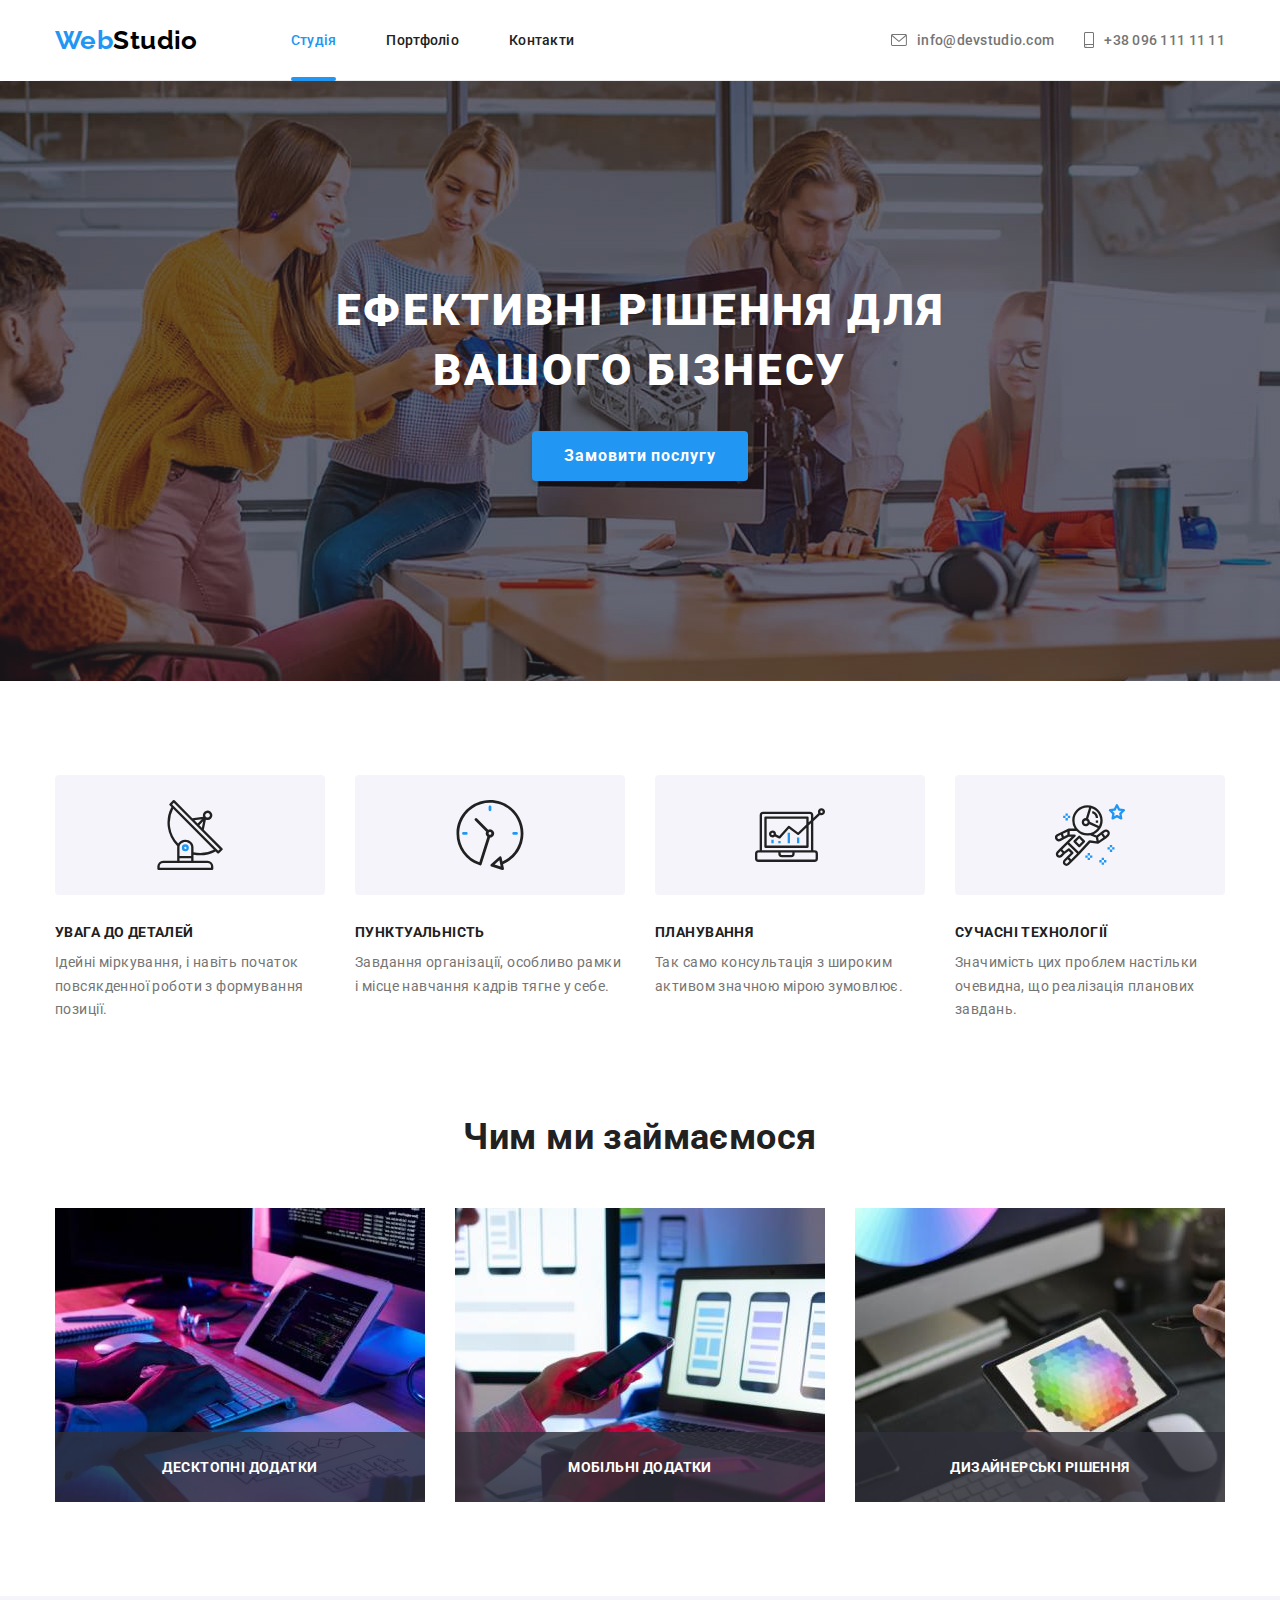
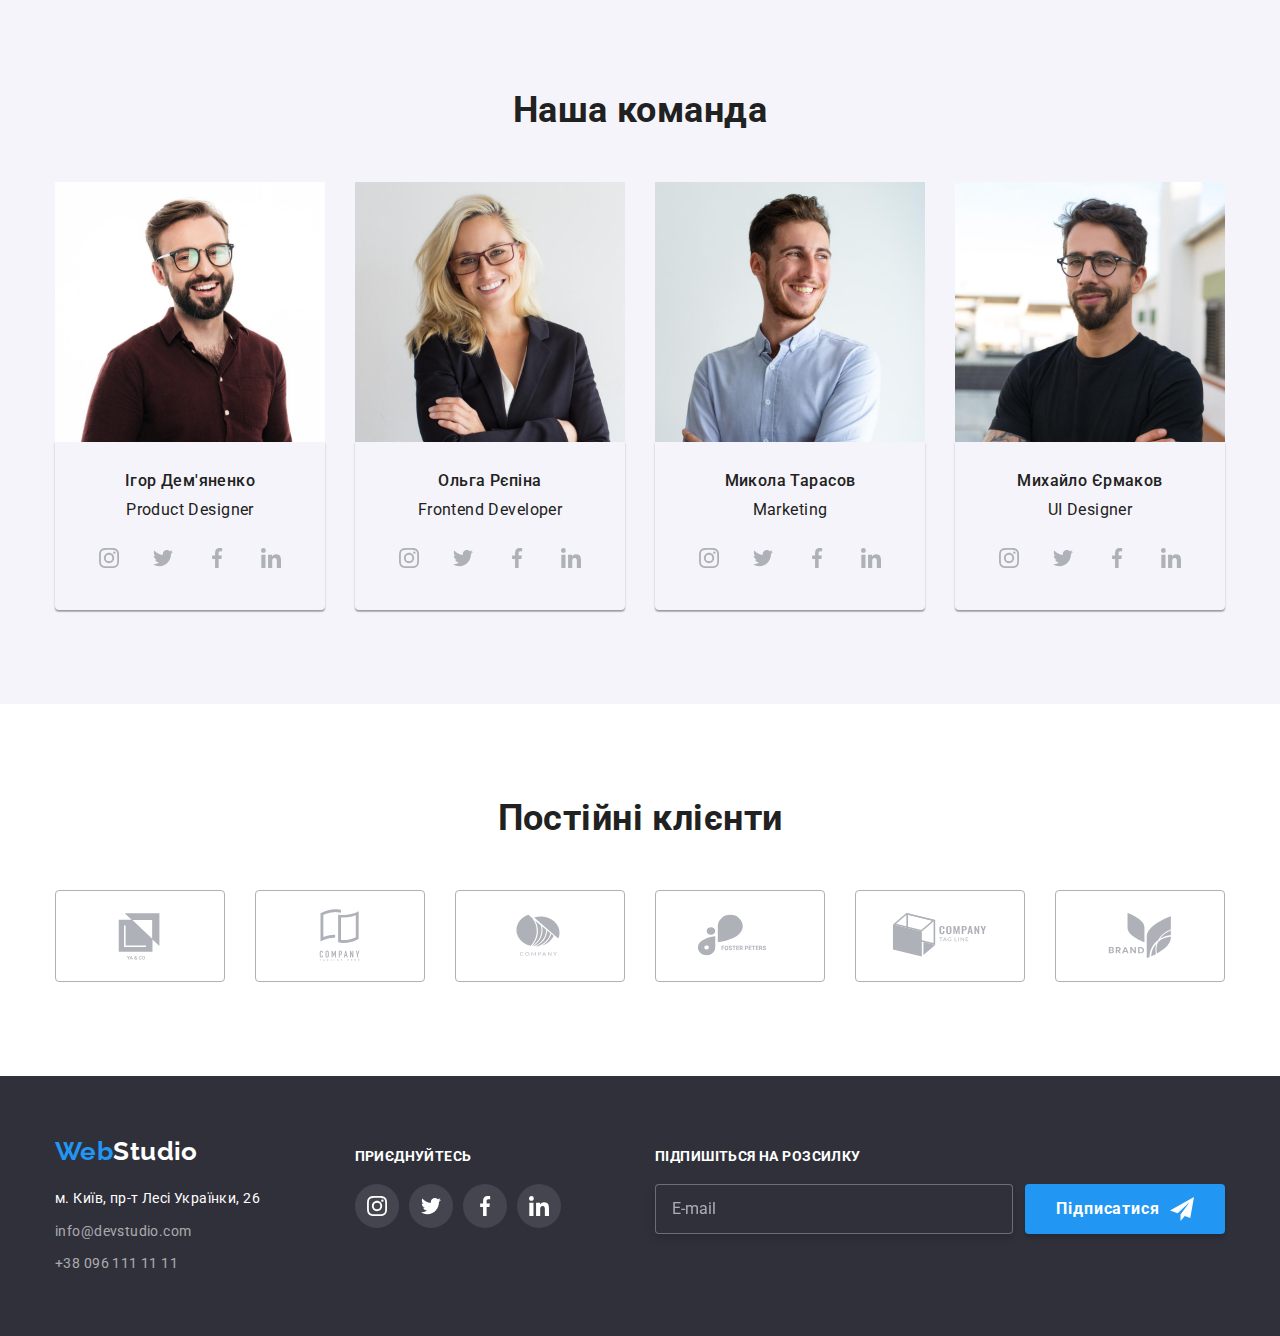
<file: index.html>
<!DOCTYPE html>
<html lang="uk">
  <head>
    <meta charset="UTF-8" />
    <meta http-equiv="X-UA-Compatible" content="IE=edge" />
    <meta name="viewport" content="width=device-width, initial-scale=1.0" />
    <title>WebStudio</title>
    <link rel="preconnect" href="https://fonts.googleapis.com" />
    <link rel="preconnect" href="https://fonts.gstatic.com" crossorigin />
    <link
      href="https://fonts.googleapis.com/css2?family=Raleway:wght@700&family=Roboto:wght@400;500;700;900&display=swap"
      rel="stylesheet"
    />
    <link
      rel="stylesheet"
      href="https://cdnjs.cloudflare.com/ajax/libs/modern-normalize/1.1.0/modern-normalize.min.css"
    />
    <link rel="stylesheet" href="./css/main.min.css" />
  </head>
  <body>
    <!-- Шапка сторінки -->
    <header>
      <!-- Меню навігації -->
      <div class="header container">
        <nav class="header-nav">
          <a class="logo" lang="en" href="./index.html">Web<span class="logo-part">Studio</span></a>
          <ul class="site-nav">
            <li class="site-nav__item">
              <a class="site-nav__link site-nav__link--active" href="./index.html">Студія</a>
            </li>
            <li class="site-nav__item">
              <a class="site-nav__link" href="./portfolio.html">Портфоліо</a>
            </li>
            <li class="site-nav__item">
              <a class="site-nav__link" href="#">Контакти</a>
            </li>
          </ul>
        </nav>
        <ul class="contact">
          <li class="contact__item">
            <a class="contact__link" href="mailto:info@devstudio.com">
              <svg class="contac__icon" width="16" height="12">
                <use href="./images/symbol-defs.svg#icon-envelope"></use></svg
              >info@devstudio.com</a
            >
          </li>
          <li class="contact__item">
            <a class="contact__link" href="tel:+380961111111">
              <svg class="contac__icon" width="10" height="16">
                <use href="./images/symbol-defs.svg#icon-smartphone"></use></svg
              >+38 096 111 11 11</a
            >
          </li>
        </ul>
      </div>
    </header>
    <!-- Унікальний контент -->
    <main>
      <!-- Рішення для бізнесу -->
      <section class="hero">
        <div class="container">
          <h1 class="hero__title">Ефективні рішення для вашого бізнесу</h1>
          <button data-modal-open class="button" type="button">Замовити послугу</button>
        </div>
      </section>
      <!-- Наші переваги -->
      <section class="sections sections--advantages">
        <div class="container">
          <h2 class="visually-hidden">Наші переваги</h2>
          <ul class="advantage">
            <li class="advantage__list">
              <div class="advantage__img">
                <svg width="70" height="70">
                  <use href="./images/symbol-defs.svg#icon-antenna"></use>
                </svg>
              </div>
              <h3 class="advantage__title">УВАГА ДО ДЕТАЛЕЙ</h3>
              <p class="advantage__text">
                Ідейні міркування, і навіть початок повсякденної роботи з формування позиції.
              </p>
            </li>
            <li class="advantage__list">
              <div class="advantage__img">
                <svg width="70" height="70">
                  <use href="./images/symbol-defs.svg#icon-clock"></use>
                </svg>
              </div>
              <h3 class="advantage__title">ПУНКТУАЛЬНІСТЬ</h3>
              <p class="advantage__text">
                Завдання організації, особливо рамки і місце навчання кадрів тягне у себе.
              </p>
            </li>
            <li class="advantage__list">
              <div class="advantage__img">
                <svg width="70" height="70">
                  <use href="./images/symbol-defs.svg#icon-diagram"></use>
                </svg>
              </div>
              <h3 class="advantage__title">ПЛАНУВАННЯ</h3>
              <p class="advantage__text">
                Так само консультація з широким активом значною мірою зумовлює.
              </p>
            </li>
            <li class="advantage__list">
              <div class="advantage__img">
                <svg width="70" height="70">
                  <use href="./images/symbol-defs.svg#icon-astronaut"></use>
                </svg>
              </div>
              <h3 class="advantage__title">СУЧАСНІ ТЕХНОЛОГІЇ</h3>
              <p class="advantage__text">
                Значимість цих проблем настільки очевидна, що реалізація планових завдань.
              </p>
            </li>
          </ul>
        </div>
      </section>
      <!-- Чим ми займаємося -->
      <section class="sections">
        <div class="container">
          <h2 class="section-title">Чим ми займаємося</h2>
          <ul class="features__items">
            <li class="features__image">
              <img src="./images/box1.jpg" alt="Людина програмує за комп'ютером" width="370" />
              <p class="features__title">Десктопні додатки</p>
            </li>
            <li class="features__image">
              <img
                src="./images/box2.jpg"
                alt="Людина працює за комп'ютером та смартфоном"
                width="370"
              />
              <p class="features__title">Мобільні додатки</p>
            </li>
            <li class="features__image">
              <img src="./images/box3.jpg" alt="Людина працює за планшетом" width="370" />
              <p class="features__title">Дизайнерські рішення</p>
            </li>
          </ul>
        </div>
      </section>
      <!-- Наша команда -->
      <section class="sections sections--team">
        <div class="container">
          <h2 class="section-title">Наша команда</h2>
          <ul class="card">
            <li class="card__team">
              <img src="./images/img.jpg" alt="Product Designer" width="270" />
              <div class="card__desc">
                <h3 class="card__name">Ігор Дем'яненко</h3>
                <p class="card__text" lang="en">Product Designer</p>
                <ul class="social">
                  <li>
                    <a href="#" class="social__link">
                      <svg class="social__icon" width="20" height="20">
                        <use href="./images/symbol-defs.svg#icon-instagram"></use></svg
                    ></a>
                  </li>
                  <li>
                    <a href="#" class="social__link">
                      <svg class="social__icon" width="20" height="20">
                        <use href="./images/symbol-defs.svg#icon-twitter"></use></svg
                    ></a>
                  </li>
                  <li>
                    <a href="#" class="social__link">
                      <svg class="social__icon" width="20" height="20">
                        <use href="./images/symbol-defs.svg#icon-facebook"></use></svg
                    ></a>
                  </li>
                  <li>
                    <a href="#" class="social__link">
                      <svg class="social__icon" width="20" height="20">
                        <use href="./images/symbol-defs.svg#icon-linkedin"></use></svg
                    ></a>
                  </li>
                </ul>
              </div>
            </li>
            <li class="card__team">
              <img src="./images/img1.jpg" alt="Frontend Developer" width="270" />
              <div class="card__desc">
                <h3 class="card__name">Ольга Рєпіна</h3>
                <p class="card__text" lang="en">Frontend Developer</p>
                <ul class="social">
                  <li>
                    <a href="#" class="social__link">
                      <svg class="social__icon" width="20" height="20">
                        <use href="./images/symbol-defs.svg#icon-instagram"></use></svg
                    ></a>
                  </li>
                  <li>
                    <a href="#" class="social__link">
                      <svg class="social__icon" width="20" height="20">
                        <use href="./images/symbol-defs.svg#icon-twitter"></use></svg
                    ></a>
                  </li>
                  <li>
                    <a href="#" class="social__link">
                      <svg class="social__icon" width="20" height="20">
                        <use href="./images/symbol-defs.svg#icon-facebook"></use></svg
                    ></a>
                  </li>
                  <li>
                    <a href="#" class="social__link">
                      <svg class="social__icon" width="20" height="20">
                        <use href="./images/symbol-defs.svg#icon-linkedin"></use></svg
                    ></a>
                  </li>
                </ul>
              </div>
            </li>
            <li class="card__team">
              <img src="./images/img2.jpg" alt="Marketing" width="270" />
              <div class="card__desc">
                <h3 class="card__name">Микола Тарасов</h3>
                <p class="card__text" lang="en">Marketing</p>
                <ul class="social">
                  <li>
                    <a href="#" class="social__link">
                      <svg class="social__icon" width="20" height="20">
                        <use href="./images/symbol-defs.svg#icon-instagram"></use></svg
                    ></a>
                  </li>
                  <li>
                    <a href="#" class="social__link">
                      <svg class="social__icon" width="20" height="20">
                        <use href="./images/symbol-defs.svg#icon-twitter"></use></svg
                    ></a>
                  </li>
                  <li>
                    <a href="#" class="social__link">
                      <svg class="social__icon" width="20" height="20">
                        <use href="./images/symbol-defs.svg#icon-facebook"></use></svg
                    ></a>
                  </li>
                  <li>
                    <a href="#" class="social__link">
                      <svg class="social__icon" width="20" height="20">
                        <use href="./images/symbol-defs.svg#icon-linkedin"></use></svg
                    ></a>
                  </li>
                </ul>
              </div>
            </li>

            <li class="card__team">
              <img src="./images/img3.jpg" alt="UI Designer" width="270" />
              <div class="card__desc">
                <h3 class="card__name">Михайло Єрмаков</h3>
                <p class="card__text" lang="en">UI Designer</p>
                <ul class="social">
                  <li>
                    <a href="#" class="social__link">
                      <svg class="social__icon" width="20" height="20">
                        <use href="./images/symbol-defs.svg#icon-instagram"></use></svg
                    ></a>
                  </li>
                  <li>
                    <a href="#" class="social__link">
                      <svg class="social__icon" width="20" height="20">
                        <use href="./images/symbol-defs.svg#icon-twitter"></use></svg
                    ></a>
                  </li>
                  <li>
                    <a href="#" class="social__link">
                      <svg class="social__icon" width="20" height="20">
                        <use href="./images/symbol-defs.svg#icon-facebook"></use></svg
                    ></a>
                  </li>
                  <li>
                    <a href="#" class="social__link">
                      <svg class="social__icon" width="20" height="20">
                        <use href="./images/symbol-defs.svg#icon-linkedin"></use></svg
                    ></a>
                  </li>
                </ul>
              </div>
            </li>
          </ul>
        </div>
      </section>
      <!-- Постійні клієнти -->
      <section class="sections">
        <div class="container">
          <h2 class="section-title">Постійні клієнти</h2>
          <ul class="company">
            <li>
              <a href="#" class="company__link">
                <svg width="106" height="60">
                  <use href="./images/symbol-defs.svg#icon-logo"></use></svg
              ></a>
            </li>
            <li>
              <a href="#" class="company__link">
                <svg width="106" height="60">
                  <use href="./images/symbol-defs.svg#icon-logo-one"></use></svg
              ></a>
            </li>
            <li>
              <a href="#" class="company__link">
                <svg width="106" height="60">
                  <use href="./images/symbol-defs.svg#icon-logo-two"></use></svg
              ></a>
            </li>
            <li>
              <a href="#" class="company__link">
                <svg width="106" height="60">
                  <use href="./images/symbol-defs.svg#icon-logo-three"></use></svg
              ></a>
            </li>
            <li>
              <a href="#" class="company__link">
                <svg width="106" height="60">
                  <use href="./images/symbol-defs.svg#icon-logo-four"></use></svg
              ></a>
            </li>
            <li>
              <a href="#" class="company__link">
                <svg width="106" height="60">
                  <use href="./images/symbol-defs.svg#icon-logo-five"></use></svg
              ></a>
            </li>
          </ul>
        </div>
      </section>
    </main>

    <!-- Підвал -->

    <footer class="footer">
      <div class="container footer__holder">
        <div class="footer__address">
          <a lang="en" href="./index.html" class="logo"
            >Web<span class="logo-part logo-part--black">Studio</span></a
          >
          <address>
            <ul class="address">
              <li class="address__list">
                <a
                  class="address__link address__link--white"
                  href="https://goo.gl/maps/CPtrU1FHBa2aNyZL9"
                  target="_blank"
                  rel="noopener noreferrer nofollow"
                  >м. Київ, пр-т Лесі Українки, 26
                </a>
              </li>
              <li class="address__list">
                <a class="address__link" href="mailto:info@devstudio.com">info@devstudio.com</a>
              </li>
              <li class="address__list">
                <a class="address__link" href="tel:+380961111111">+38 096 111 11 11</a>
              </li>
            </ul>
          </address>
        </div>
        <div class="footer-address">
          <p class="footer__title">ПРИЄДНУЙТЕСЬ</p>
          <ul class="social social--footer">
            <li>
              <a href="#" class="social__link social__link--color">
                <svg class="social__icon" width="20" height="20">
                  <use href="./images/symbol-defs.svg#icon-instagram"></use>
                </svg>
              </a>
            </li>
            <li>
              <a href="#" class="social__link social__link--color">
                <svg class="social__icon" width="20" height="20">
                  <use href="./images/symbol-defs.svg#icon-twitter"></use>
                </svg>
              </a>
            </li>
            <li>
              <a href="#" class="social__link social__link--color">
                <svg class="social__icon" width="20" height="20">
                  <use href="./images/symbol-defs.svg#icon-facebook"></use>
                </svg>
              </a>
            </li>
            <li>
              <a href="#" class="social__link social__link--color">
                <svg class="social__icon" width="20" height="20">
                  <use href="./images/symbol-defs.svg#icon-linkedin"></use>
                </svg>
              </a>
            </li>
          </ul>
        </div>

        <div class="sign-up">
          <div>
            <p class="sing-up__title">Підпишіться на розсилку</p>
            <input class="sing-up__textbox" type="email" name="mail" placeholder="E-mail" />
          </div>

          <button class="button button--icon" type="submit">
            <svg width="24" height="24">
              <use href="./images/symbol-defs.svg#icon-icon-send"></use></svg
            >Підписатися
          </button>
        </div>
      </div>
    </footer>

    <!-- Модельне вікно -->

    <div class="backdrop is-hidden" data-modal>
      <div class="modal">
        <button class="close-button" data-modal-close>
          <svg class="close-button__icon" width="18" height="18">
            <use href="./images/symbol-defs.svg#icon-close"></use>
          </svg>
        </button>
        <p class="modal__title">Залиште свої дані, ми вам передзвонимо</p>
        <form>
          <label class="form">
            <span class="form__name">Ім'я</span>
            <input class="form__field" type="text" name="name" id="name" />
            <svg class="form__icon" width="18" height="18">
              <use href="./images/symbol-defs.svg#icon-person-black"></use>
            </svg>
          </label>

          <label class="form">
            <span class="form__name">Телефон</span>
            <input class="form__field" type="tel" name="tel" id="tel" />
            <svg class="form__icon" width="18" height="18">
              <use href="./images/symbol-defs.svg#icon-phone-black"></use>
            </svg>
          </label>
          <label class="form">
            <span class="form__name">Пошта</span>
            <input class="form__field" type="email" name="mail" id="mail" />
            <svg class="form__icon" width="18" height="18">
              <use href="./images/symbol-defs.svg#icon-email-black"></use>
            </svg>
          </label>
          <label class="form">
            <span class="form__name">Коментар</span>
            <textarea
              class="form__textarea"
              name="coment"
              id="coment"
              placeholder="Введіть текст"
            ></textarea>
          </label>
        </form>
        <input class="checkbox" type="checkbox" name="policy" id="policy" />
        <label class="checkbox__holder" for="policy">
          <span class="checkbox__desc">
            <svg class="checkbox__icon" width="11" height="8">
              <use href="./images/symbol-defs.svg#icon-check"></use>
            </svg>
          </span>
          <p class="checkbox__text">
            Погоджуюся з розсилкою та приймаю
            <a class="checkbox__link" href="#">Умови договору</a>
          </p>
        </label>

        <button class="button button--size" type="submit">Відправити</button>
      </div>
    </div>
    <script src="./js/modal.js"></script>
  </body>
</html>
</file>
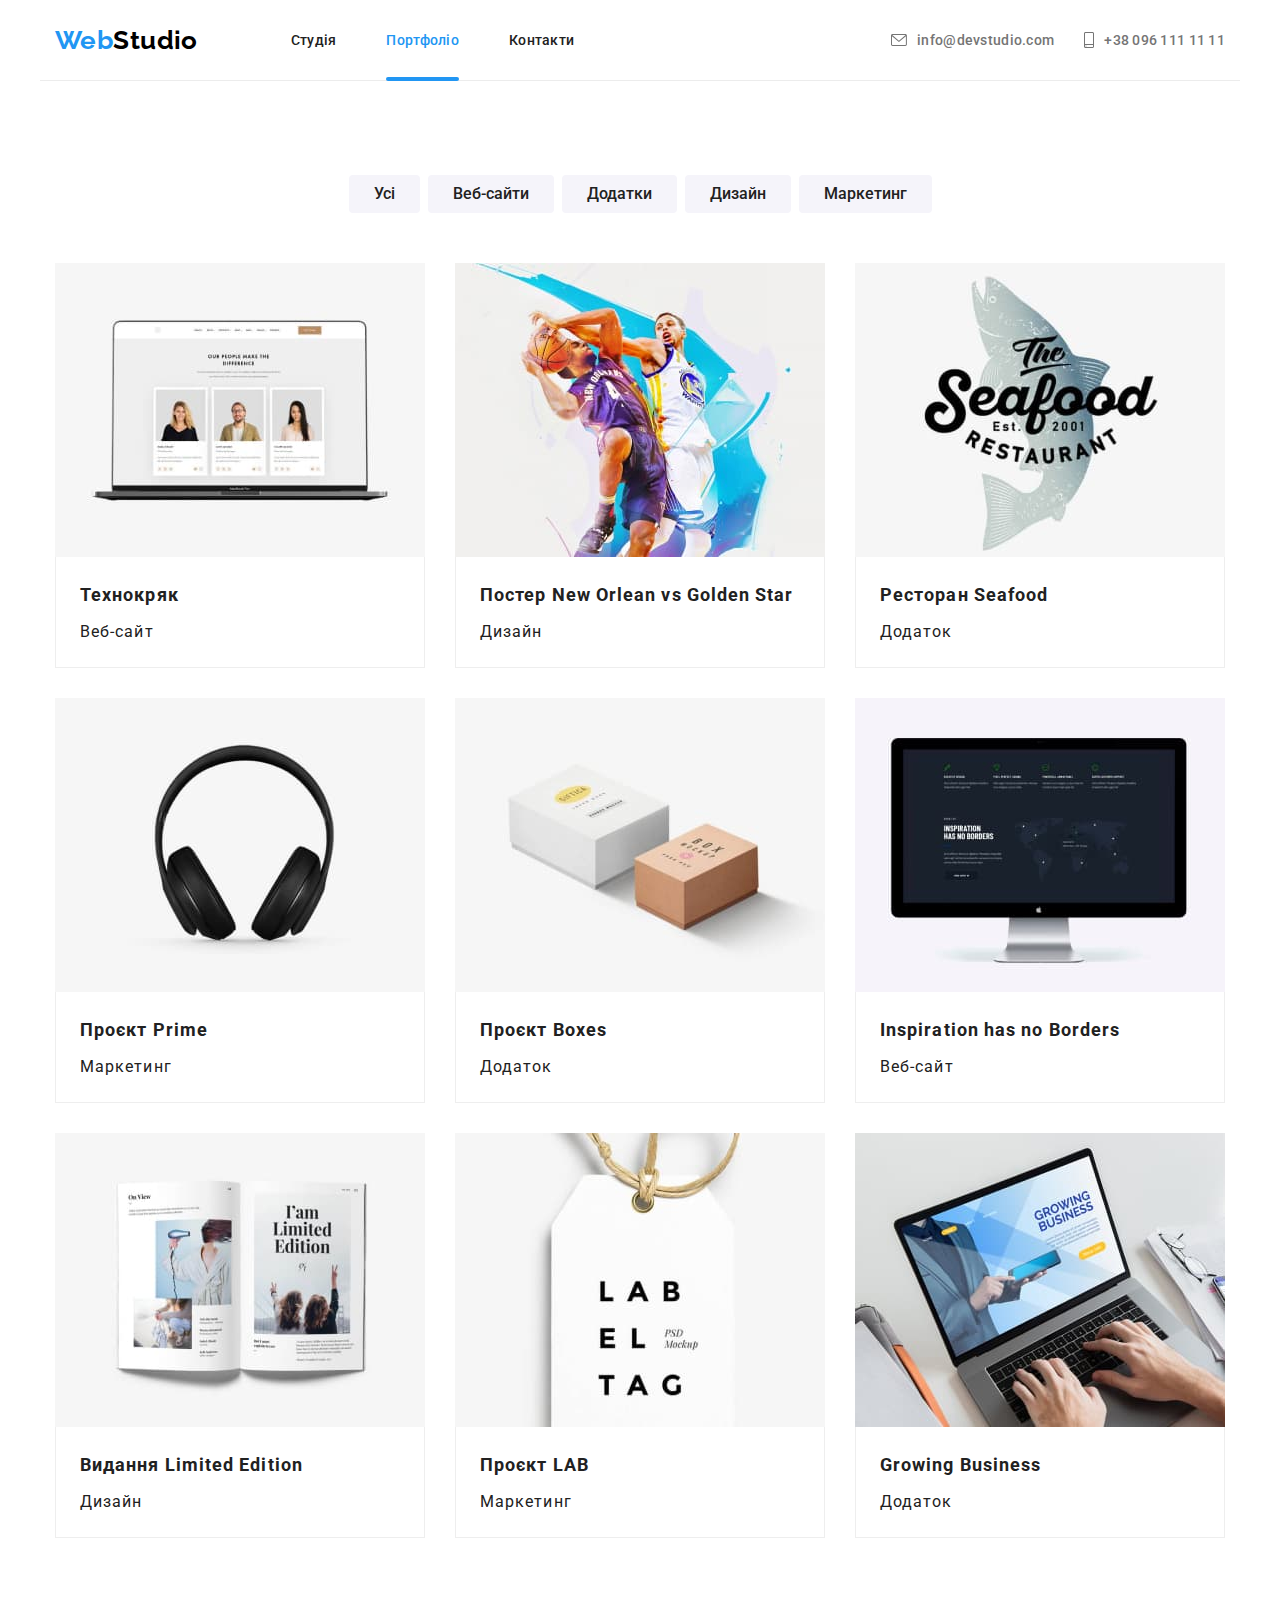
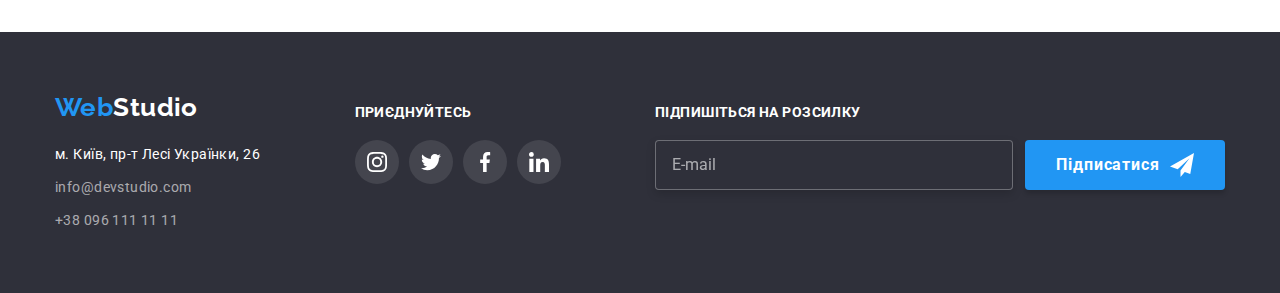
<file: portfolio.html>
<!DOCTYPE html>
<html lang="uk">
  <head>
    <meta charset="UTF-8" />
    <meta http-equiv="X-UA-Compatible" content="IE=edge" />
    <meta name="viewport" content="width=device-width, initial-scale=1.0" />
    <title>WebStudio</title>
    <link rel="preconnect" href="https://fonts.googleapis.com" />
    <link rel="preconnect" href="https://fonts.gstatic.com" crossorigin />
    <link
      href="https://fonts.googleapis.com/css2?family=Raleway:wght@700&family=Roboto:wght@400;500;700;900&display=swap"
      rel="stylesheet"
    />
    <link
      rel="stylesheet"
      href="https://cdnjs.cloudflare.com/ajax/libs/modern-normalize/1.1.0/modern-normalize.min.css"
    />
    <link rel="stylesheet" href="./css/main.min.css" />
  </head>
  <body>
    <!-- Шапка сторінки -->
    <header>
      <!-- Меню навігації -->
      <div class="header container">
        <nav class="header-nav">
          <a class="logo" lang="en" href="./index.html">Web<span class="logo-part">Studio</span></a>
          <ul class="site-nav">
            <li class="site-nav__item">
              <a class="site-nav__link" href="./index.html">Студія</a>
            </li>
            <li class="site-nav__item">
              <a class="site-nav__link site-nav__link--active" href="./portfolio.html">Портфоліо</a>
            </li>
            <li class="site-nav__item">
              <a class="site-nav__link" href="#">Контакти</a>
            </li>
          </ul>
        </nav>
        <ul class="contact">
          <li class="contact__item">
            <a class="contact__link" href="mailto:info@devstudio.com">
              <svg class="contac__icon" width="16" height="12">
                <use href="./images/symbol-defs.svg#icon-envelope"></use></svg
              >info@devstudio.com</a
            >
          </li>
          <li class="contact__item">
            <a class="contact__link" href="tel:+380961111111">
              <svg class="contac__icon" width="10" height="16">
                <use href="./images/symbol-defs.svg#icon-smartphone"></use></svg
              >+38 096 111 11 11</a
            >
          </li>
        </ul>
      </div>
    </header>
    <!-- Унікальний контент -->
    <main>
      <section class="sections">
        <div class="container">
          <h1 class="visually-hidden">Project</h1>
          <ul class="portfolio">
            <li>
              <!-- <input type="radio" name="filter" value="all" id="all" checked />
              <label for="all">Усі</label> -->
              <button class="btn" type="button">Усі</button>
            </li>
            <li>
              <!-- <input type="radio" name="filter" value="terms" id="terms" />
              <label for="websites">Веб-сайти</label> -->

              <button class="btn" type="button">Веб-сайти</button>
            </li>
            <li>
              <button class="btn" type="button">Додатки</button>
            </li>
            <li>
              <button class="btn" type="button">Дизайн</button>
            </li>
            <li>
              <button class="btn" type="button">Маркетинг</button>
            </li>
          </ul>
          <ul class="card-set">
            <li class="card-set__item">
              <a href="#" class="card-set__link">
                <div class="overlay">
                  <img src="./images/tehno.jpg" alt="Ноутбук з картками людей" width="370" />
                  <p class="overlay__desc">
                    Ресурс пропонує комплексні пропозиції з різним рівнем функціоналу та сервісів.
                    Все це дозволить відвідувачу отримати вичерпні відомості про компанію чи
                    приватну особу.
                  </p>
                </div>
                <div class="card-set__box">
                  <h2 class="card-set__title">Технокряк</h2>
                  <p class="card-set__text">Веб-сайт</p>
                </div>
              </a>
            </li>
            <li class="card-set__item">
              <a href="#" class="card-set__link">
                <div class="overlay">
                  <img
                    src="./images/poster.jpg"
                    alt="Постер New Orlean vs Golden Star"
                    width="370"
                  />
                  <p class="overlay__desc">
                    Ресурс пропонує комплексні пропозиції з різним рівнем функціоналу та сервісів.
                    Все це дозволить відвідувачу отримати вичерпні відомості про компанію чи
                    приватну особу.
                  </p>
                </div>
                <div class="card-set__box">
                  <h2 class="card-set__title">Постер New Orlean vs Golden Star</h2>
                  <p class="card-set__text">Дизайн</p>
                </div>
              </a>
            </li>
            <li class="card-set__item">
              <a href="#" class="card-set__link">
                <div class="overlay">
                  <img src="./images/restoran.jpg" alt="Емблема ресторану Seafood" width="370" />

                  <p class="overlay__desc">
                    Ресурс пропонує комплексні пропозиції з різним рівнем функціоналу та сервісів.
                    Все це дозволить відвідувачу отримати вичерпні відомості про компанію чи
                    приватну особу.
                  </p>
                </div>
                <div class="card-set__box">
                  <h2 class="card-set__title">Ресторан Seafood</h2>
                  <p class="card-set__text">Додаток</p>
                </div>
              </a>
            </li>
            <li class="card-set__item">
              <a href="#" class="card-set__link">
                <div class="overlay">
                  <img src="./images/prime.jpg" alt="Наушники" width="370" />

                  <p class="overlay__desc">
                    Ресурс пропонує комплексні пропозиції з різним рівнем функціоналу та сервісів.
                    Все це дозволить відвідувачу отримати вичерпні відомості про компанію чи
                    приватну особу.
                  </p>
                </div>
                <div class="card-set__box">
                  <h2 class="card-set__title">Проєкт Prime</h2>
                  <p class="card-set__text">Маркетинг</p>
                </div>
              </a>
            </li>
            <li class="card-set__item">
              <a href="#" class="card-set__link">
                <div class="overlay">
                  <img src="./images/boxes.jpg" alt="Подарункові коробки" width="370" />

                  <p class="overlay__desc">
                    Ресурс пропонує комплексні пропозиції з різним рівнем функціоналу та сервісів.
                    Все це дозволить відвідувачу отримати вичерпні відомості про компанію чи
                    приватну особу.
                  </p>
                </div>
                <div class="card-set__box">
                  <h2 class="card-set__title">Проєкт Boxes</h2>
                  <p class="card-set__text">Додаток</p>
                </div>
              </a>
            </li>
            <li class="card-set__item">
              <a href="#" class="card-set__link">
                <div class="overlay">
                  <img src="./images/borders.jpg" alt="Монітор" width="370" />

                  <p class="overlay__desc">
                    Ресурс пропонує комплексні пропозиції з різним рівнем функціоналу та сервісів.
                    Все це дозволить відвідувачу отримати вичерпні відомості про компанію чи
                    приватну особу.
                  </p>
                </div>
                <div class="card-set__box">
                  <h2 class="card-set__title">Inspiration has no Borders</h2>
                  <p class="card-set__text">Веб-сайт</p>
                </div>
              </a>
            </li>
            <li class="card-set__item">
              <a href="#" class="card-set__link">
                <div class="overlay">
                  <img src="./images/lm.jpg" alt="Журнал" width="370" />

                  <p class="overlay__desc">
                    Ресурс пропонує комплексні пропозиції з різним рівнем функціоналу та сервісів.
                    Все це дозволить відвідувачу отримати вичерпні відомості про компанію чи
                    приватну особу.
                  </p>
                </div>
                <div class="card-set__box">
                  <h2 class="card-set__title">Видання Limited Edition</h2>
                  <p class="card-set__text">Дизайн</p>
                </div>
              </a>
            </li>
            <li class="card-set__item">
              <a href="#" class="card-set__link">
                <div class="overlay">
                  <img src="./images/lab.jpg" alt="Бірка проекту LAB" width="370" />

                  <p class="overlay__desc">
                    Ресурс пропонує комплексні пропозиції з різним рівнем функціоналу та сервісів.
                    Все це дозволить відвідувачу отримати вичерпні відомості про компанію чи
                    приватну особу.
                  </p>
                </div>
                <div class="card-set__box">
                  <h2 class="card-set__title">Проєкт LAB</h2>
                  <p class="card-set__text">Маркетинг</p>
                </div>
              </a>
            </li>
            <li class="card-set__item">
              <a href="#" class="card-set__link">
                <div class="overlay">
                  <img
                    src="./images/growing.jpg"
                    alt="Людина читає за ноутбуком про Growing"
                    width="370"
                  />

                  <p class="overlay__desc">
                    Ресурс пропонує комплексні пропозиції з різним рівнем функціоналу та сервісів.
                    Все це дозволить відвідувачу отримати вичерпні відомості про компанію чи
                    приватну особу.
                  </p>
                </div>
                <div class="card-set__box">
                  <h2 class="card-set__title">Growing Business</h2>
                  <p class="card-set__text">Додаток</p>
                </div>
              </a>
            </li>
          </ul>
        </div>
      </section>
    </main>

    <!-- Підвал -->
    <footer class="footer">
      <div class="container footer__holder">
        <div class="footer__address">
          <a lang="en" href="./index.html" class="logo"
            >Web<span class="logo-part logo-part--black">Studio</span></a
          >
          <address>
            <ul class="address">
              <li class="address__list">
                <a
                  class="address__link address__link--white"
                  href="https://goo.gl/maps/CPtrU1FHBa2aNyZL9"
                  target="_blank"
                  rel="noopener noreferrer nofollow"
                  >м. Київ, пр-т Лесі Українки, 26
                </a>
              </li>
              <li class="address__list">
                <a class="address__link" href="mailto:info@devstudio.com">info@devstudio.com</a>
              </li>
              <li class="address__list">
                <a class="address__link" href="tel:+380961111111">+38 096 111 11 11</a>
              </li>
            </ul>
          </address>
        </div>
        <div class="footer-address">
          <p class="footer__title">ПРИЄДНУЙТЕСЬ</p>
          <ul class="social social--footer">
            <li>
              <a href="#" class="social__link social__link--color">
                <svg class="social__icon" width="20" height="20">
                  <use href="./images/symbol-defs.svg#icon-instagram"></use>
                </svg>
              </a>
            </li>
            <li>
              <a href="#" class="social__link social__link--color">
                <svg class="social__icon" width="20" height="20">
                  <use href="./images/symbol-defs.svg#icon-twitter"></use>
                </svg>
              </a>
            </li>
            <li>
              <a href="#" class="social__link social__link--color">
                <svg class="social__icon" width="20" height="20">
                  <use href="./images/symbol-defs.svg#icon-facebook"></use>
                </svg>
              </a>
            </li>
            <li>
              <a href="#" class="social__link social__link--color">
                <svg class="social__icon" width="20" height="20">
                  <use href="./images/symbol-defs.svg#icon-linkedin"></use>
                </svg>
              </a>
            </li>
          </ul>
        </div>

        <div class="sign-up">
          <div>
            <p class="sing-up__title">Підпишіться на розсилку</p>
            <input class="sing-up__textbox" type="email" name="mail" placeholder="E-mail" />
          </div>

          <button class="button button--icon" type="submit">
            <svg width="24" height="24">
              <use href="./images/symbol-defs.svg#icon-icon-send"></use></svg
            >Підписатися
          </button>
        </div>
      </div>
    </footer>
  </body>
</html>
</file>
<file: css/main.min.css>
body{color:#212121;background-color:#fff;font-family:"Roboto",sans-serif;letter-spacing:.03em;font-size:14px}img,svg{display:block}.container{padding-left:15px;padding-right:15px;margin-left:auto;margin-right:auto;width:1200px}.visually-hidden{position:absolute;white-space:nowrap;width:1px;height:1px;overflow:hidden;border:0;padding:0;clip:rect(0 0 0 0);clip-path:inset(50%);margin:-1px}.card-set__link,.card-set,.portfolio,.modal__title,.address__link,.address,.company,.social,.card,.features__items,.advantage__text,.advantage,.close-button,.contact__link,.contact,.site-nav__link--active,.site-nav__link,.site-nav,.logo{padding:0;margin:0;list-style:none;text-decoration:none}.header{display:flex;border-bottom:1px solid #ececec}.header-nav{display:flex;align-items:center}.logo{color:#2196f3;font-family:"Raleway",sans-serif;font-weight:700;font-size:26px;line-height:1.19}.logo-part{color:#000}.site-nav{display:flex;align-items:center;margin-left:93px}.site-nav__item:not(:last-child){margin-right:50px}.site-nav__link:hover,.site-nav__link:focus{color:#2196f3}.site-nav__link{display:flex;align-items:center;padding:32px 0;color:#212121;font-weight:500;letter-spacing:.02em;line-height:1.1428571429;transition:color 250ms cubic-bezier(0.4, 0, 0.2, 1)}.site-nav__link--active{padding:32px 0;position:relative;color:#2196f3}.site-nav__link--active::after{content:" ";position:absolute;left:0;bottom:-1px;border-radius:2px;width:100%;height:4px;background-color:#2196f3}.contact{display:flex;align-items:center;margin-left:auto}.contact__item{fill:currentColor}.contact__item:hover,.contact__item:focus{fill:#2196f3}.contact__item:first-child{margin-right:30px}.contact__link{display:flex;align-items:center;padding:32px 0;font-weight:500;letter-spacing:.02em;line-height:1.1428571429;transition:color 250ms cubic-bezier(0.4, 0, 0.2, 1);color:#757575}.contact__link:hover,.contact__link:focus{color:#2196f3}.contac__icon{margin-right:10px;transition:fill 250ms cubic-bezier(0.4, 0, 0.2, 1)}.hero{max-width:1600px;margin-left:auto;margin-right:auto;padding:200px 0;background-position:center;background-image:linear-gradient(rgba(47, 48, 58, 0.4), rgba(47, 48, 58, 0.4)),url(../images/hero.jpg);text-align:center;background-color:#2f303a}.hero__title{width:696px;margin:0 auto 30px;color:#fff;font-weight:900;font-size:44px;line-height:1.36;text-align:center;letter-spacing:.06em;text-transform:uppercase}.button{cursor:pointer;border:none;width:216px;height:50px;padding:0;color:#fff;background-color:#2196f3;font-weight:700;font-size:16px;line-height:1.87;letter-spacing:.06em;border-radius:4px;box-shadow:0px 4px 4px rgba(0,0,0,.15);font-family:inherit;transition:color,background-color,box-shadow 250ms cubic-bezier(0.4, 0, 0.2, 1)}.button:hover,.button:focus{color:#fff;background-color:#188ce8}.button--icon{display:flex;width:200px;height:50px;gap:10px;margin-top:48px;justify-content:center;flex-direction:row-reverse;align-items:center;fill:#fff}.button--size{width:200px;height:50px}.close-button{display:flex;align-items:center;justify-content:center;position:absolute;right:8px;top:8px;width:30px;height:30px;cursor:pointer;border-radius:50%;border:1px solid rgba(0,0,0,.1);background-color:#fff}.close-button:hover,.close-button:focus-within{fill:#2196f3;transition:250ms cubic-bezier(0.4, 0, 0.2, 1)}.btn{padding:6px 25px;border:none;cursor:pointer;color:#212121;background-color:#f5f4fa;border-radius:4px;font-weight:500;font-size:16px;line-height:1.625;font-family:inherit;text-align:center;transition:color,background-color 250ms cubic-bezier(0.4, 0, 0.2, 1)}.btn:hover,.btn:focus{color:#fff;background-color:#2196f3;box-shadow:0px 3px 1px rgba(0,0,0,.1),0px 1px 2px rgba(0,0,0,.08),0px 2px 2px rgba(0,0,0,.12)}.section-title{margin-top:0;margin-bottom:50px;margin-left:auto;margin-right:auto;font-size:36px;line-height:1.16;text-align:center}.sections{padding-top:94px;padding-bottom:94px}.sections--advantages{padding-bottom:0}.advantage{display:flex;justify-content:space-between}.advantage__list{width:270px;height:248px}.advantage__img{display:flex;justify-content:center;align-items:center;height:120px;border-radius:4px;background-color:#f5f4fa}.advantage__title{margin-bottom:10px;margin-top:30px;width:270px;font-size:14px;line-height:1.14;text-transform:uppercase}.advantage__text{color:#757575;line-height:1.71}.features__items{display:flex;justify-content:space-between}.features__image{width:370px;position:relative}.features__title{position:absolute;text-transform:uppercase;font-weight:700;padding:27px 0;width:100%;left:0;bottom:0;margin:0;line-height:1.1428571429;text-align:center;color:#fff;background-color:rgba(47,48,58,.8)}.sections--team{background-color:#f5f4fa;text-align:center}.card{display:flex;justify-content:space-between}.card__name{margin:0;padding-top:30px;font-weight:500;font-size:16px;line-height:1.18}.card__team{width:270px;background-color:var(--bg-color)}.card__desc{padding-bottom:30px;box-shadow:0px 1px 3px rgba(0,0,0,.12),0px 1px 1px rgba(0,0,0,.14),0px 2px 1px rgba(0,0,0,.2);border-radius:0px 0px 4px 4px}.card__text{margin-top:10px;font-size:16px;line-height:1.18;color:var(--title-text-color)}.social{display:flex;justify-content:space-between;padding:0 32px}.social__link{display:flex;align-items:center;justify-content:center;height:44px;width:44px;border-radius:50px;transition:background-color 250ms cubic-bezier(0.4, 0, 0.2, 1);fill:#afb1b8}.social__link:hover,.social__link:focus{fill:#fff;background-color:#2196f3}.social__icon{transition:fill 250ms cubic-bezier(0.4, 0, 0.2, 1)}.social--footer{display:flex;gap:10px;padding:0}.social__link--color{fill:#fff;background:rgba(255,255,255,.1)}.company{display:flex;justify-content:space-between}.company__link{display:flex;align-items:center;justify-content:center;fill:#afb1b8;border:1px solid #afb1b8;width:170px;height:92px;border-radius:4px;cursor:pointer;transition:border 250ms cubic-bezier(0.4, 0, 0.2, 1)}.company__link:hover,.company__link:focus{fill:#2196f3;border-color:#2196f3}.footer{background-color:#2f303a;padding:60px 0}.footer__holder{display:flex;justify-content:space-between}.logo-part--black{color:#fff}.address{margin-top:20px;display:flex;gap:9px;flex-direction:column}.address__link{color:rgba(255,255,255,.6);font-style:normal;line-height:1.71;transition:color 250ms cubic-bezier(0.4, 0, 0.2, 1)}.address__link:hover,.address__link:focus{color:#2196f3}.address__link--white{color:#fff}.footer__title{font-weight:700;margin:12px 0 20px;font-size:14px;line-height:1.1428571429;text-transform:uppercase;color:#fff}.sign-up{display:flex;gap:12px}.sing-up__title{margin:12px 0 20px;font-weight:700;line-height:1.1428571429;text-transform:uppercase;color:#fff}.sing-up__textbox{width:358px;height:50px;cursor:pointer;padding-left:16px;outline:none;color:#fff;transition:border-color 250ms cubic-bezier(0.4, 0, 0.2, 1);background-color:#2f303a;border:1px solid rgba(255,255,255,.3);filter:drop-shadow(0px 4px 4px rgba(0, 0, 0, 0.15));border-radius:4px}.sing-up__textbox::placeholder{font-size:16px;line-height:1.25;color:rgba(255,255,255,.6)}.sing-up__textbox:hover,.sing-up__textbox:focus{border-color:#2196f3}.backdrop{position:relative;position:fixed;top:0;left:0;width:100%;height:100%;opacity:1;transition:opacity 250ms cubic-bezier(0.4, 0, 0.2, 1);background-color:rgba(0,0,0,.2)}.backdrop.is-hidden{opacity:0;pointer-events:none;padding:0}.backdrop--is-hidden.modal{transform:translate(-50%, -50%) scale(0)}.modal{display:flex;flex-direction:column;justify-content:center;align-items:center;position:absolute;top:50%;left:50%;transform:translate(-50%, -50%) scale(1);min-width:528px;min-height:581px;background-color:#fff;box-shadow:0px 1px 3px rgba(0,0,0,.12),0px 1px 1px rgba(0,0,0,.14),0px 2px 1px rgba(0,0,0,.2);border-radius:4px;transition:transform 250ms cubic-bezier(0.4, 0, 0.2, 1)}.modal__title{text-align:center;margin-bottom:12px;font-weight:700;font-size:20px;line-height:1.15}.form{display:flex;position:relative;flex-direction:column}.form:nth-child(6){margin-bottom:20px}.form:not(:last-child){margin-bottom:10px}.form:nth-child(-n+4){gap:4px}.form__name{cursor:pointer;font-size:12px;line-height:1.1666666667;letter-spacing:.01em;color:#757575}.form__field{outline:none;cursor:pointer;width:448px;height:40px;padding-left:42px;transition:border-color 250ms cubic-bezier(0.4, 0, 0.2, 1);border:1px solid rgba(33,33,33,.2);border-radius:4px;background-color:#fff}.form__field:nth-child(6){height:120px;margin-bottom:20px}.form__field::placeholder{font-size:12px;line-height:1.1666666667;letter-spacing:.01em;color:rgba(117,117,117,.5)}.form__field:hover,.form__field:focus{border:1px solid #2196f3}.form__field:hover~.form__icon,.form__field:focus~.form__icon{fill:#2196f3}.form__icon{cursor:pointer;position:absolute;transition:fill 250ms cubic-bezier(0.4, 0, 0.2, 1);left:12px;top:29px}.form__icon:hover,.form__icon:focus{fill:#2196f3}.form__textarea{outline:none;cursor:pointer;resize:none;padding:12px 18px;width:448px;height:120px;transition:border-color 250ms cubic-bezier(0.4, 0, 0.2, 1);border:1px solid rgba(33,33,33,.2);border-radius:4px;background-color:#fff}.form__textarea:hover,.form__textarea:focus{border:1px solid #2196f3}.checkbox{opacity:0;z-index:-1;position:absolute}.checkbox__icon{opacity:0}.checkbox__desc{position:relative;display:flex;justify-content:center;width:16px;height:15px;align-items:center;border-radius:2px;cursor:pointer;border:2px solid #212121}.checkbox__holder{display:flex;justify-content:center;align-items:center;gap:7px;margin:20px 0 30px 0}.checkbox__text{color:#757575;cursor:pointer;margin:0;font-weight:400;line-height:1.7142857143;letter-spacing:.03em;font-size:14px}.checkbox__link{color:#2196f3}.checkbox__desc:hover{transition:border-color 250ms cubic-bezier(0.4, 0, 0.2, 1);border:2px solid #2196f3}.checkbox:checked+.checkbox__holder .checkbox__desc .checkbox__icon{opacity:1}.checkbox:checked+.checkbox__holder .checkbox__desc{transition:background-color 250ms cubic-bezier(0.4, 0, 0.2, 1);background-color:#2196f3;border:#2196f3}.portfolio{display:flex;justify-content:center;margin-bottom:50px;gap:8px}.card-set{display:flex;flex-wrap:wrap;gap:30px}.card-set__item{width:370px}.card-set__item:hover{box-shadow:0px 1px 1px rgba(0,0,0,.12),0px 4px 4px rgba(0,0,0,.06),1px 4px 6px rgba(0,0,0,.16);display:block}.card-set__item:hover .overlay__desc{transform:translateY(0)}.card-set__box{border:1px solid #eee;border-top:none;padding:20px 24px;font-size:18px;line-height:2;letter-spacing:.06em;color:#212121}.card-set__title{margin-top:0;margin-bottom:4px;font-size:18px;line-height:2;letter-spacing:.06em}.card-set__text{margin:0;color:var(--title-text-color);font-size:16px;line-height:1.875}.overlay{position:relative;overflow:hidden}.overlay__desc{padding:63px 24px;font-size:18px;line-height:1.5555555556;color:#f5f4fa;margin:0;position:absolute;top:0;left:0;width:100%;height:100%;background-color:rgba(33,150,243,.9);transform:translateY(100%);transition:transform 250ms cubic-bezier(0.4, 0, 0.2, 1)}/*# sourceMappingURL=main.min.css.map */
</file>
